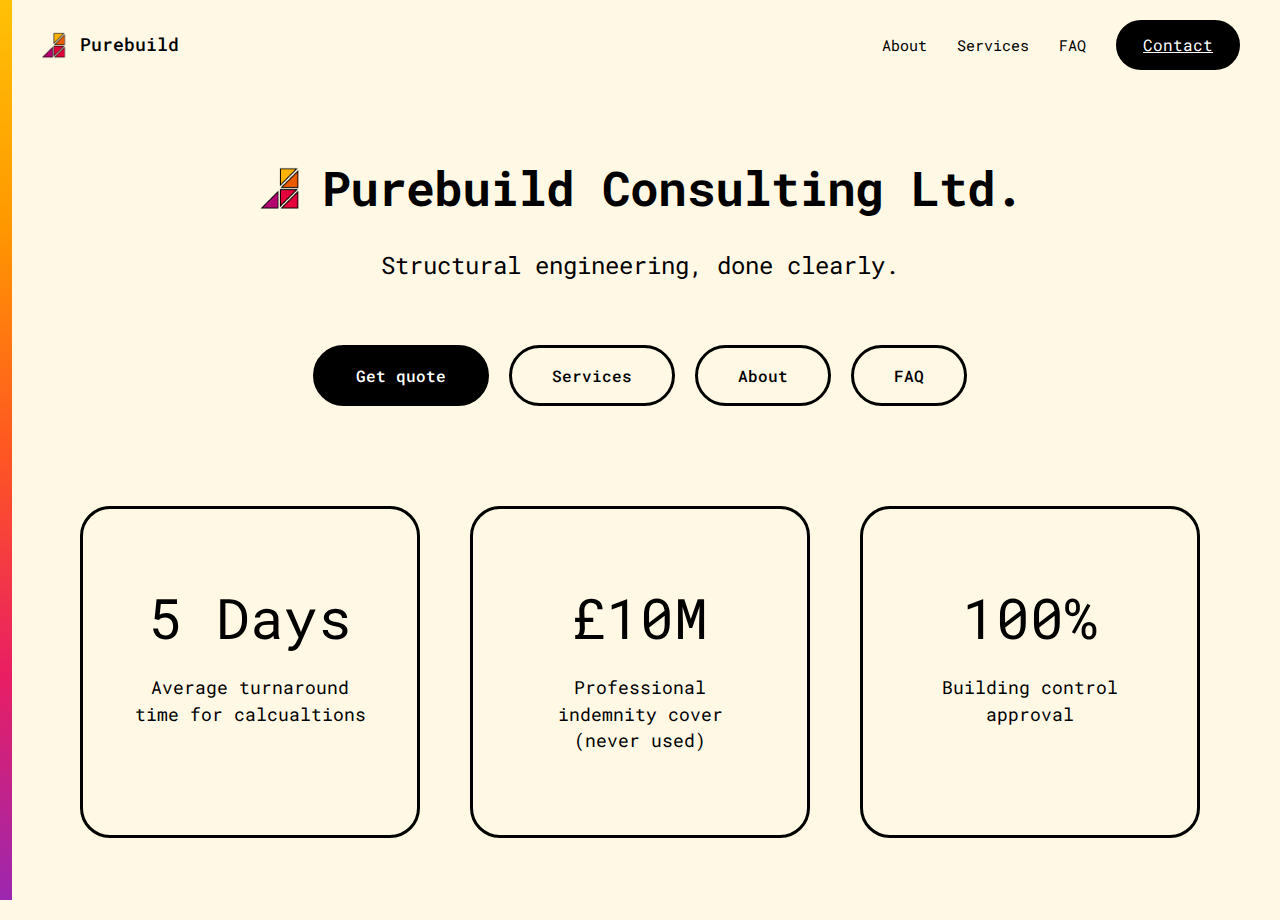
<file: index.html>
<!DOCTYPE html>
<html lang="en">
<head>
    <meta charset="UTF-8">
    <meta name="viewport" content="width=device-width, initial-scale=1.0">
    <title>Purebuild Consulting</title>
    <style>
        /* Import Roboto Mono */
        @import url('https://fonts.googleapis.com/css2?family=Roboto+Mono:wght@400;500;600;700&display=swap');

        /* Reset and Base Styles */
        * {
            margin: 0;
            padding: 0;
            box-sizing: border-box;
        }

        body {
            font-family: 'Roboto Mono', monospace;
            background: #fff8e5;
            color: #000;
            line-height: 1.6;
            position: relative;
        }

        /* Gradient Border on Left */
        body::before {
            content: '';
            position: fixed;
            left: 0;
            top: 0;
            bottom: 0;
            width: 12px;
            background: linear-gradient(180deg, 
                #ffc107 0%, 
                #ff9800 25%, 
                #ff5722 50%, 
                #e91e63 75%,
                #9c27b0 100%
            );
            z-index: 1000;
        }

        /* Header Navigation */
        .header {
            display: flex;
            justify-content: space-between;
            align-items: center;
            padding: 20px 40px;
            background: #fff8e5;
        }

        .brand {
            display: flex;
            align-items: center;
            gap: 10px;
            text-decoration: none;
            color: #000;
        }

        .brand-logo {
            width: 30px;
            height: 30px;
        }

        .brand-name {
            font-size: 1.1rem;
            font-weight: 500;
        }

        .nav {
            display: flex;
            gap: 30px;
            align-items: center;
        }

        .nav-link {
            text-decoration: none;
            color: #000;
            font-size: 0.95rem;
            transition: opacity 0.2s ease;
        }

        .nav-link:hover {
            opacity: 0.7;
        }

        .nav-cta {
            background: #000;
            color: #fff;
            padding: 10px 25px;
            border-radius: 50px;
            border: 2px solid #000;
            transition: all 0.2s ease;
        }

        .nav-cta:hover {
            background: #333;
            border-color: #333;
            opacity: 1;
        }

        /* Hero Section */
        .hero {
            min-height: calc(100vh - 70px);
            display: flex;
            flex-direction: column;
            justify-content: flex-start;
            align-items: center;
            padding: 60px 40px 60px 40px;
        }

        .hero-header {
            text-align: center;
            margin-bottom: 100px;
        }

        .logo-title {
            display: flex;
            align-items: center;
            justify-content: center;
            gap: 15px;
            margin-bottom: 20px;
        }

        .hero-logo {
            width: 50px;
            height: 50px;
        }

        h1 {
            font-size: 3rem;
            font-weight: 700;
            letter-spacing: -0.02em;
        }

        .tagline {
            font-size: 1.5rem;
            font-weight: 400;
            margin-bottom: 60px;
        }

        /* CTA Buttons */
        .cta-buttons {
            display: flex;
            gap: 20px;
            justify-content: center;
            flex-wrap: wrap;
        }

        .btn {
            padding: 15px 40px;
            font-size: 1rem;
            font-family: 'Roboto Mono', monospace;
            text-decoration: none;
            border-radius: 50px;
            font-weight: 500;
            transition: all 0.3s ease;
            display: inline-block;
        }

        .btn-primary {
            background: #000;
            color: #fff;
            border: 3px solid #000;
        }

        .btn-primary:hover {
            background: #333;
            border-color: #333;
            transform: translateY(-2px);
        }

        .btn-secondary {
            background: transparent;
            color: #000;
            border: 3px solid #000;
        }

        .btn-secondary:hover {
            background: #000;
            color: #fff;
            transform: translateY(-2px);
        }

        /* Trust Stats */
        .trust-stats {
            display: grid;
            grid-template-columns: repeat(3, 1fr);
            gap: 50px;
            max-width: 1400px;
            width: 100%;
            padding: 0 40px;
        }

        .stat-card {
            background: #fff8e5;
            border: 3px solid #000;
            border-radius: 30px;
            padding: 80px 50px;
            text-align: center;
            transition: transform 0.3s ease, box-shadow 0.3s ease;
        }

        .stat-card:hover {
            transform: translateY(-5px);
            box-shadow: 0 10px 30px rgba(0, 0, 0, 0.1);
        }

        .stat-number {
            font-size: 3.5rem;
            font-weight: 400;
            margin-bottom: 30px;
            line-height: 1;
        }

        .stat-label {
            font-size: 1.1rem;
            font-weight: 400;
            line-height: 1.5;
        }

        /* Responsive Design */
        @media (max-width: 1200px) {
            .trust-stats {
                gap: 40px;
                padding: 0 30px;
            }

            .stat-card {
                padding: 60px 40px;
            }

            h1 {
                font-size: 2.5rem;
            }

            .stat-number {
                font-size: 3rem;
            }
        }

        @media (max-width: 900px) {
            .nav {
                gap: 20px;
            }

            .nav-link {
                font-size: 0.9rem;
            }

            .trust-stats {
                grid-template-columns: 1fr;
                gap: 30px;
                max-width: 500px;
            }

            .hero {
                padding: 60px 30px 50px 30px;
            }

            .hero-header {
                margin-bottom: 80px;
            }
        }

        @media (max-width: 768px) {
            body::before {
                width: 8px;
            }

            .header {
                padding: 15px 20px;
            }

            .nav {
                display: none;
            }

            .hero {
                padding: 50px 20px 40px 20px;
            }

            .hero-header {
                margin-bottom: 60px;
            }

            h1 {
                font-size: 2rem;
            }

            .tagline {
                font-size: 1.2rem;
                margin-bottom: 50px;
            }

            .hero-logo {
                width: 40px;
                height: 40px;
            }

            .cta-buttons {
                gap: 15px;
                width: 100%;
            }

            .btn {
                padding: 14px 35px;
                font-size: 0.95rem;
            }

            .trust-stats {
                gap: 25px;
                padding: 0 20px;
            }

            .stat-card {
                padding: 50px 35px;
                border-radius: 25px;
            }

            .stat-number {
                font-size: 2.5rem;
                margin-bottom: 20px;
            }

            .stat-label {
                font-size: 1rem;
            }
        }

        @media (max-width: 480px) {
            h1 {
                font-size: 1.6rem;
            }

            .logo-title {
                flex-direction: column;
                gap: 10px;
            }

            .tagline {
                font-size: 1.1rem;
            }

            .cta-buttons {
                flex-direction: column;
            }

            .btn {
                width: 100%;
            }

            .stat-number {
                font-size: 2.2rem;
            }

            .stat-card {
                padding: 40px 30px;
            }
        }
    </style>
</head>
<body>
    <!-- Header Navigation -->
    <header class="header">
        <a href="index.html" class="brand">
            <img src="Logo.png" alt="Purebuild Logo" class="brand-logo">
            <span class="brand-name">Purebuild</span>
        </a>
        <nav class="nav">
            <a href="about.html" class="nav-link">About</a>
            <a href="services.html" class="nav-link">Services</a>
            <a href="faq.html" class="nav-link">FAQ</a>
            <a href="contact.html" class="nav-cta">Contact</a>
        </nav>
    </header>

    <section class="hero">
        <div class="hero-header">
            <div class="logo-title">
                <img src="Logo.png" alt="Purebuild Logo" class="hero-logo">
                <h1>Purebuild Consulting Ltd.</h1>
            </div>
            <p class="tagline">Structural engineering, done clearly.</p>
            <div class="cta-buttons">
                <a href="contact.html" class="btn btn-primary">Get quote</a>
                <a href="services.html" class="btn btn-secondary">Services</a>
                <a href="about.html" class="btn btn-secondary">About</a>
                <a href="faq.html" class="btn btn-secondary">FAQ</a>
            </div>
        </div>

        <div class="trust-stats">
            <div class="stat-card">
                <div class="stat-number">5 Days</div>
                <div class="stat-label">Average turnaround time for calcualtions</div>
            </div>
            <div class="stat-card">
                <div class="stat-number">£10M</div>
                <div class="stat-label">Professional indemnity cover (never used)</div>
            </div>
            <div class="stat-card">
                <div class="stat-number">100%</div>
                <div class="stat-label">Building control approval</div>
            </div>
        </div>
    </section>
</body>
</html>
</file>
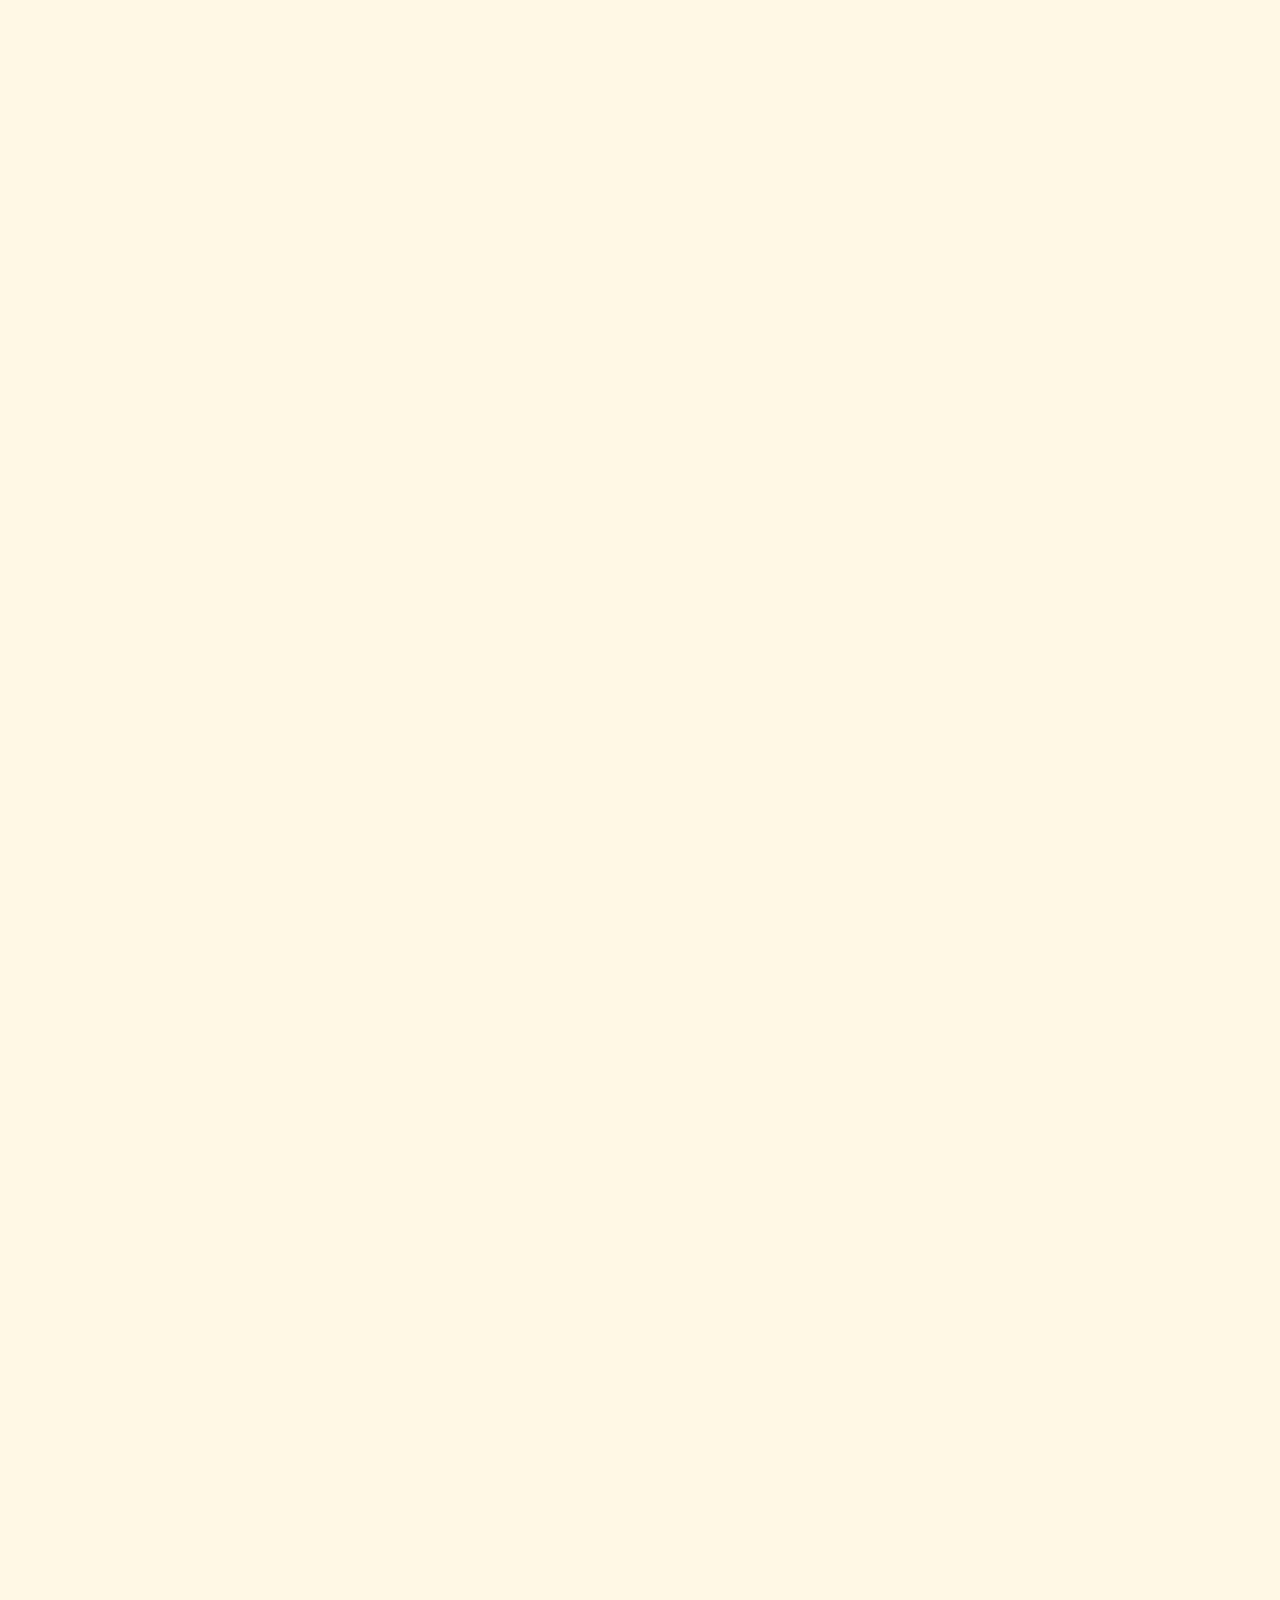
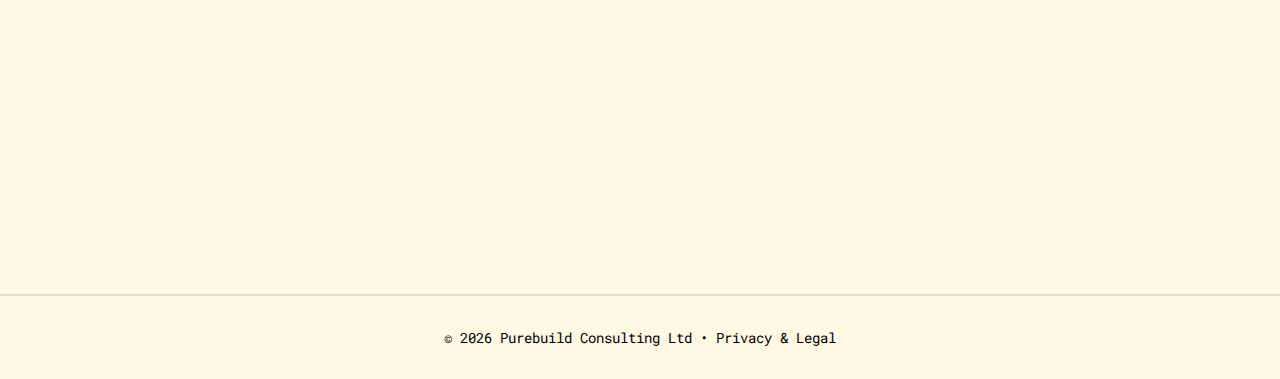
<file: about.html>
<!doctype html>
<html lang="en">
<head>
  <meta charset="utf-8" />
  <meta name="viewport" content="width=device-width, initial-scale=1" />
  <title>About • Purebuild Consulting</title>
  <meta name="description" content="About Purebuild Consulting – residential structural engineering in London." />
  
  <style>
    /* Import Roboto Mono */
    @import url('https://fonts.googleapis.com/css2?family=Roboto+Mono:wght@400;500;600;700&display=swap');

    /* Animations */
    @keyframes blockAppear {
      from {
        opacity: 0;
        transform: scaleY(0);
        transform-origin: top;
      }
      to {
        opacity: 1;
        transform: scaleY(1);
      }
    }

    @keyframes fadeIn {
      from {
        opacity: 0;
        transform: translateY(20px);
      }
      to {
        opacity: 1;
        transform: translateY(0);
      }
    }

    /* Animation timing classes */
    .header {
      opacity: 0;
      animation: fadeIn 0.8s ease-out 1.0s forwards;
    }

    .page-title {
      opacity: 0;
      animation: fadeIn 0.8s ease-out 1.3s forwards;
    }

    .intro-text {
      opacity: 0;
      animation: fadeIn 0.8s ease-out 1.6s forwards;
    }

    .content-section:nth-of-type(1) {
      opacity: 0;
      animation: fadeIn 0.8s ease-out 1.9s forwards;
    }

    .content-section:nth-of-type(2) {
      opacity: 0;
      animation: fadeIn 0.8s ease-out 2.5s forwards;
    }

    .content-section:nth-of-type(3) {
      opacity: 0;
      animation: fadeIn 0.8s ease-out 2.2s forwards;
    }

    .cta-section {
      opacity: 0;
      animation: fadeIn 0.8s ease-out 2.8s forwards;
    }

    /* Reset and Base Styles */
    * {
      margin: 0;
      padding: 0;
      box-sizing: border-box;
    }

    body {
      font-family: 'Roboto Mono', monospace;
      background: #fff8e5;
      color: #000;
      line-height: 1.6;
      position: relative;
      overflow-x: hidden;
    }

    /* Color blocks on left side */
    .color-block {
      position: fixed;
      left: 0;
      width: 12px;
      height: 25%;
      z-index: 1000;
      opacity: 0;
    }

    .color-block-1 {
      top: 0;
      background: #ffb200;
      animation: blockAppear 0.3s ease-out 0s forwards;
    }

    .color-block-2 {
      top: 25%;
      background: #eb5b00;
      animation: blockAppear 0.3s ease-out 0.3s forwards;
    }

    .color-block-3 {
      top: 50%;
      background: #e4003a;
      animation: blockAppear 0.3s ease-out 0.3s forwards;
    }

    .color-block-4 {
      top: 75%;
      background: #b60071;
      animation: blockAppear 0.3s ease-out 0s forwards;
    }

    /* Header Navigation */
    .header {
      display: flex;
      justify-content: space-between;
      align-items: center;
      padding: 20px 40px;
      background: #fff8e5;
    }

    .brand {
      display: flex;
      align-items: center;
      gap: 10px;
      text-decoration: none;
      color: #000;
    }

    .brand-logo {
      width: 30px;
      height: 30px;
    }

    .brand-name {
      font-size: 1.1rem;
      font-weight: 500;
    }

    .nav {
      display: flex;
      gap: 30px;
      align-items: center;
    }

    .nav-link {
      text-decoration: none;
      color: #000;
      font-size: 0.95rem;
      transition: opacity 0.2s ease;
    }

    .nav-link:hover {
      opacity: 0.7;
    }

    .nav-cta {
      background: #000;
      color: #fff;
      padding: 10px 25px;
      border-radius: 50px;
      border: 2px solid #000;
      transition: all 0.2s ease;
    }

    .nav-cta:hover {
      background: #333;
      border-color: #333;
      opacity: 1;
    }

    /* Main Content */
    .page {
      max-width: 900px;
      margin: 0 auto;
      padding: 60px 40px 100px;
    }

    .page-title {
      font-size: 3rem;
      font-weight: 700;
      margin-bottom: 40px;
      text-align: center;
      letter-spacing: -0.02em;
    }

    .intro-text {
      font-size: 1.3rem;
      line-height: 1.8;
      margin-bottom: 60px;
      text-align: center;
      color: #333;
    }

    .content-section {
      background: #fff8e5;
      border: 3px solid #000;
      border-radius: 30px;
      padding: 50px;
      margin-bottom: 30px;
      transition: transform 0.3s ease, box-shadow 0.3s ease;
    }

    .content-section:hover {
      transform: translateY(-3px);
      box-shadow: 0 10px 30px rgba(0, 0, 0, 0.1);
    }

    .content-section h2 {
      font-size: 1.8rem;
      font-weight: 600;
      margin-bottom: 25px;
      letter-spacing: -0.01em;
    }

    .content-section p {
      font-size: 1.05rem;
      line-height: 1.8;
      margin-bottom: 20px;
    }

    .content-section p:last-child {
      margin-bottom: 0;
    }

    .list {
      list-style: none;
      padding: 0;
      margin: 20px 0;
    }

    .list li {
      font-size: 1.05rem;
      line-height: 1.8;
      margin-bottom: 15px;
      padding-left: 30px;
      position: relative;
    }

    .list li:before {
      content: "→";
      position: absolute;
      left: 0;
      font-weight: 700;
      color: #000;
    }

    /* CTA Section */
    .cta-section {
      text-align: center;
      margin-top: 60px;
    }

    .btn {
      padding: 18px 50px;
      font-size: 1.1rem;
      font-family: 'Roboto Mono', monospace;
      text-decoration: none;
      border-radius: 50px;
      font-weight: 500;
      transition: all 0.3s ease;
      display: inline-block;
      background: #000;
      color: #fff;
      border: 3px solid #000;
    }

    .btn:hover {
      background: #333;
      border-color: #333;
      transform: translateY(-2px);
      box-shadow: 0 8px 20px rgba(0, 0, 0, 0.15);
    }

    /* Footer */
    .site-foot {
      text-align: center;
      padding: 30px 20px;
      background: #fff8e5;
      font-size: 0.9rem;
      border-top: 2px solid rgba(0, 0, 0, 0.1);
    }

    .site-foot a {
      color: #000;
      text-decoration: none;
      transition: opacity 0.2s ease;
    }

    .site-foot a:hover {
      opacity: 0.7;
    }

    /* Responsive Design */
    @media (max-width: 900px) {
      .nav {
        gap: 20px;
      }

      .nav-link {
        font-size: 0.9rem;
      }
    }

    @media (max-width: 768px) {
      .color-block {
        width: 8px;
      }

      .header {
        padding: 15px 20px;
      }

      .nav {
        display: none;
      }

      .page {
        padding: 40px 20px 80px;
      }

      .page-title {
        font-size: 2rem;
        margin-bottom: 30px;
      }

      .intro-text {
        font-size: 1.1rem;
        margin-bottom: 40px;
      }

      .content-section {
        padding: 35px 25px;
        border-radius: 25px;
      }

      .content-section h2 {
        font-size: 1.5rem;
        margin-bottom: 20px;
      }

      .content-section p,
      .list li {
        font-size: 1rem;
      }

      .btn {
        padding: 15px 40px;
        font-size: 1rem;
      }
    }

    @media (max-width: 480px) {
      .page-title {
        font-size: 1.6rem;
      }

      .intro-text {
        font-size: 1rem;
      }

      .content-section {
        padding: 30px 20px;
      }

      .content-section h2 {
        font-size: 1.3rem;
      }
    }
  </style>
</head>

<body>
  <!-- Color blocks on left side -->
  <div class="color-block color-block-1"></div>
  <div class="color-block color-block-2"></div>
  <div class="color-block color-block-3"></div>
  <div class="color-block color-block-4"></div>

  <!-- Header Navigation -->
  <header class="header">
    <a href="index.html" class="brand">
      <img src="Logo.png" alt="Purebuild Logo" class="brand-logo">
      <span class="brand-name">Purebuild</span>
    </a>
    <nav class="nav">
      <a href="about.html" class="nav-link">About</a>
      <a href="services.html" class="nav-link">Services</a>
      <a href="faq.html" class="nav-link">FAQ</a>
      <a href="contact.html" class="nav-cta">Contact</a>
    </nav>
  </header>

  <main class="page">
    <h1 class="page-title">About Purebuild</h1>
    
    <p class="intro-text">
      Independent structural engineering for residential projects in London. Clear communication, efficient design, practical solutions.
    </p>

    <div class="content-section">
      <h2>What we do</h2>
      <p>Purebuild Consulting specializes in small to medium residential projects across London – extensions, loft conversions, structural openings, garden rooms, and remedial works.</p>
      <p>We focus on homeowner projects where clear communication and practical solutions matter most. No corporate overhead, no unnecessary complexity.</p>
    </div>

    <div class="content-section">
      <h2>How we work</h2>
      <p>Our approach is straightforward: understand your project, explain your options clearly, design efficiently, and deliver documentation that both you and your builder can actually use.</p>
      <p>You'll get calculations that satisfy Building Control, sketches that make sense, and direct access to an engineer who knows your project.</p>
    </div>

    <div class="content-section">
      <h2>Why use a structural engineer?</h2>
      <ul class="list">
        <li>Safety and Building Regulations compliance from the start</li>
        <li>Right-sized solutions – no over-specifying, no unnecessary cost</li>
        <li>Clear calculations and construction details your builder can work from</li>
        <li>Peace of mind that your home's structure is properly designed</li>
        <li>Professional indemnity insurance for your protection</li>
      </ul>
    </div>

    <div class="cta-section">
      <a class="btn" href="contact.html">Get a quote</a>
    </div>
  </main>

  <footer class="site-foot">
    <p>© <span id="year"></span> Purebuild Consulting Ltd • <a href="privacy.html">Privacy & Legal</a></p>
  </footer>

  <script>
    document.getElementById('year').textContent = new Date().getFullYear();
  </script>
</body>
</html>
</file>
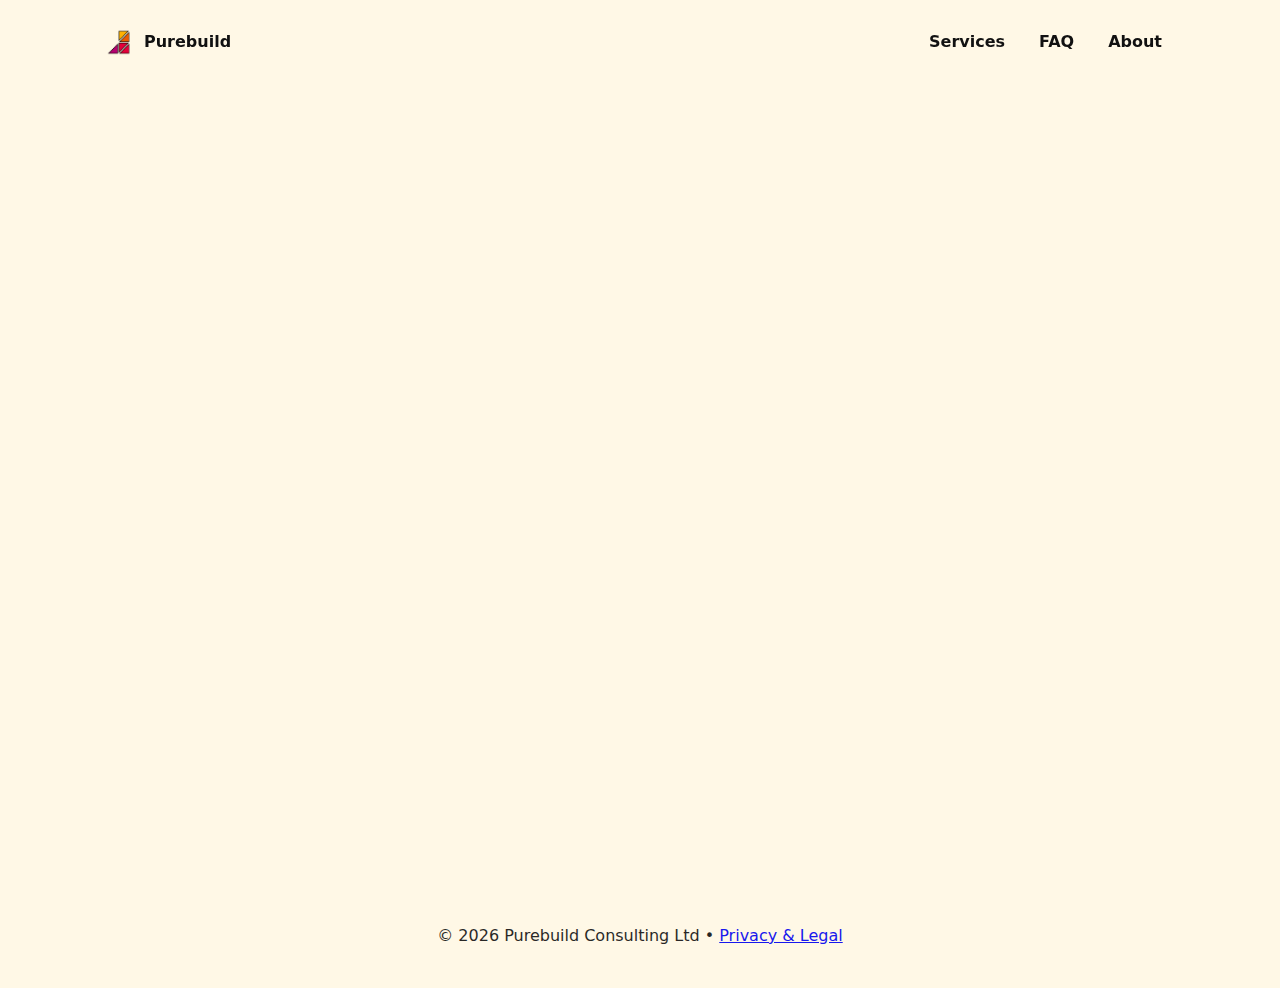
<file: contact.html>
<!doctype html>
<html lang="en">
<head>
  <meta charset="utf-8" />
  <meta name="viewport" content="width=device-width, initial-scale=1" />
  <title>Contact — Purebuild Consulting</title>
  <meta name="description" content="Get a quote for residential structural engineering." />
  <link rel="stylesheet" href="styles.css?v=rev7" />
</head>
<body class="inner">
  <header class="topnav">
    <a class="brand" href="index.html"><img src="Logo.png" class="logo" alt="" /><span>Purebuild</span></a>
    <nav>
      <a class="navlink" href="services.html">Services</a>
      <a class="navlink" href="faq.html">FAQ</a>
      <a class="navlink" href="about.html">About</a>
    </nav>
  </header>

  <main class="page">
    <h1>Contact</h1>
    <p>Email: <a href="mailto:hello@yourdomain.com">hello@yourdomain.com</a></p>

    <h2 id="quote">Request a quote</h2>
    <form class="form" method="GET" action="mailto:hello@yourdomain.com">
      <label>
        Your name
        <input type="text" name="name" required />
      </label>
      <label>
        Email
        <input type="email" name="email" required />
      </label>
      <label>
        Project type
        <select name="type" required>
          <option value="beam">Beam / wall removal</option>
          <option value="extension">Extension</option>
          <option value="loft">Loft conversion</option>
          <option value="report">Site visit / report</option>
          <option value="other">Other</option>
        </select>
      </label>
      <label>
        Message
        <textarea name="message" rows="6" placeholder="Tell me briefly about the property and what you’d like to do." required></textarea>
      </label>
      <button class="btn" type="submit">Send</button>
    </form>
  </main>

  <footer class="site-foot">
    <p>© <span id="year"></span> Purebuild Consulting Ltd • <a href="privacy.html">Privacy & Legal</a></p>
  </footer>
  <script>document.getElementById('year').textContent = new Date().getFullYear();</script>
</body>
</html>
</file>
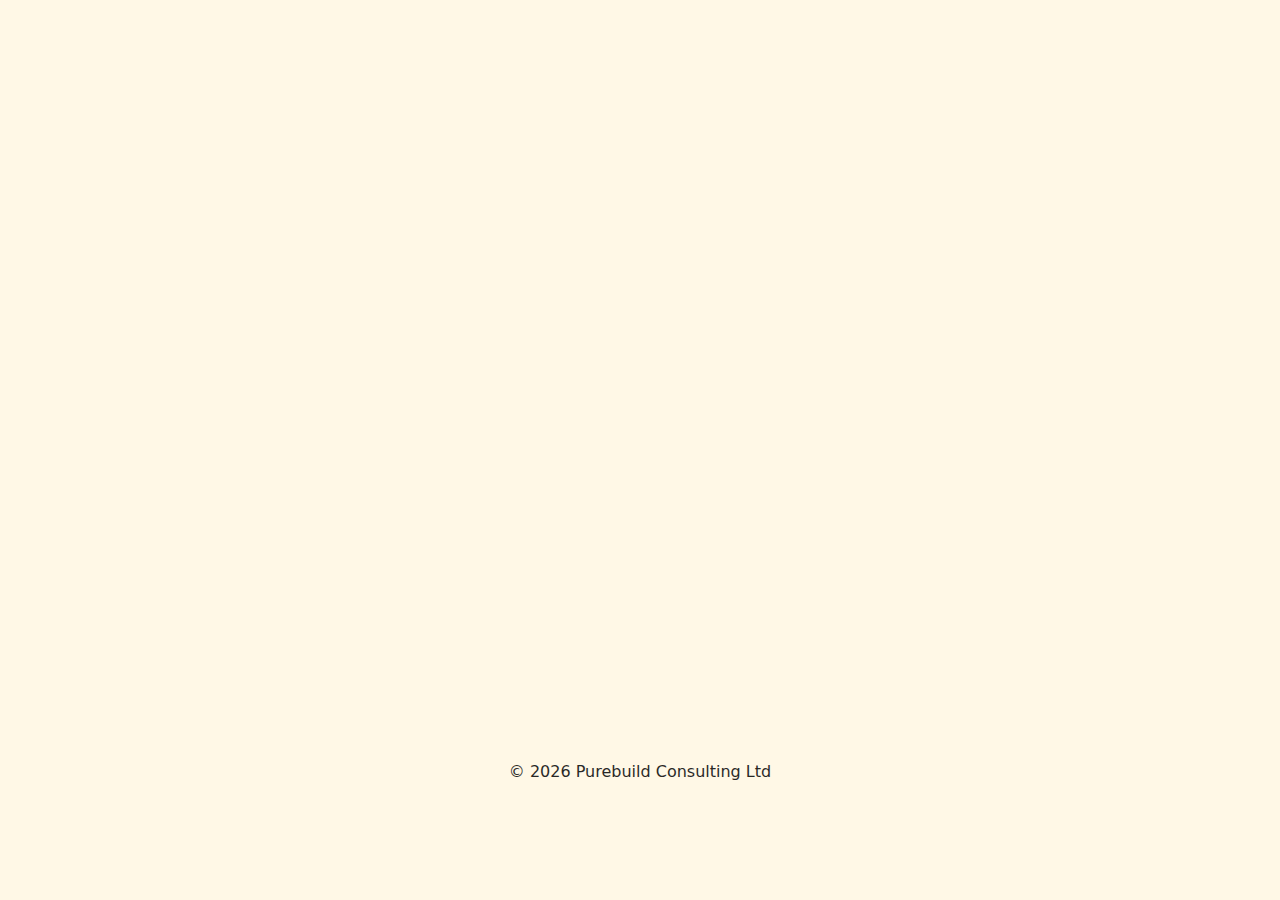
<file: faq.html>
<!doctype html>
<html lang="en">
<head>
  <meta charset="utf-8" />
  <meta name="viewport" content="width=device-width, initial-scale=1" />
  <title>FAQ — Purebuild Consulting</title>
  <meta name="description" content="Common questions about working with a structural engineer." />
  <link rel="stylesheet" href="styles.css?v=rev6" />
</head>
<body>
  <main class="page">
    <h1>FAQ</h1>

    <details open>
      <summary>Do I need an architect or a structural engineer first?</summary>
      <p>If you already know the layout you want (e.g., remove a wall, add a dormer), a structural engineer can advise what’s feasible and design the members. For larger schemes, an architect plus engineer is ideal.</p>
    </details>

    <details>
      <summary>How long does it take?</summary>
      <p>Typical small jobs (single beam) are turned around quickly once we have the info we need. Extensions/lofts take longer depending on complexity and survey information.</p>
    </details>

    <details>
      <summary>What will I receive?</summary>
      <p>A concise set of calculations and sketches that satisfy Building Control and clearly guide your builder.</p>
    </details>

    <details>
      <summary>What areas do you cover?</summary>
      <p>London and nearby areas. Remote/desk-based work available if you can provide sufficient information.</p>
    </details>

    <p><a class="btn" href="contact.html">Contact me</a></p>
  </main>

  <footer class="site-foot">
    <p>© <span id="year"></span> Purebuild Consulting Ltd</p>
  </footer>

  <script>
    document.getElementById('year').textContent = new Date().getFullYear();
  </script>
</body>
</html>
</file>
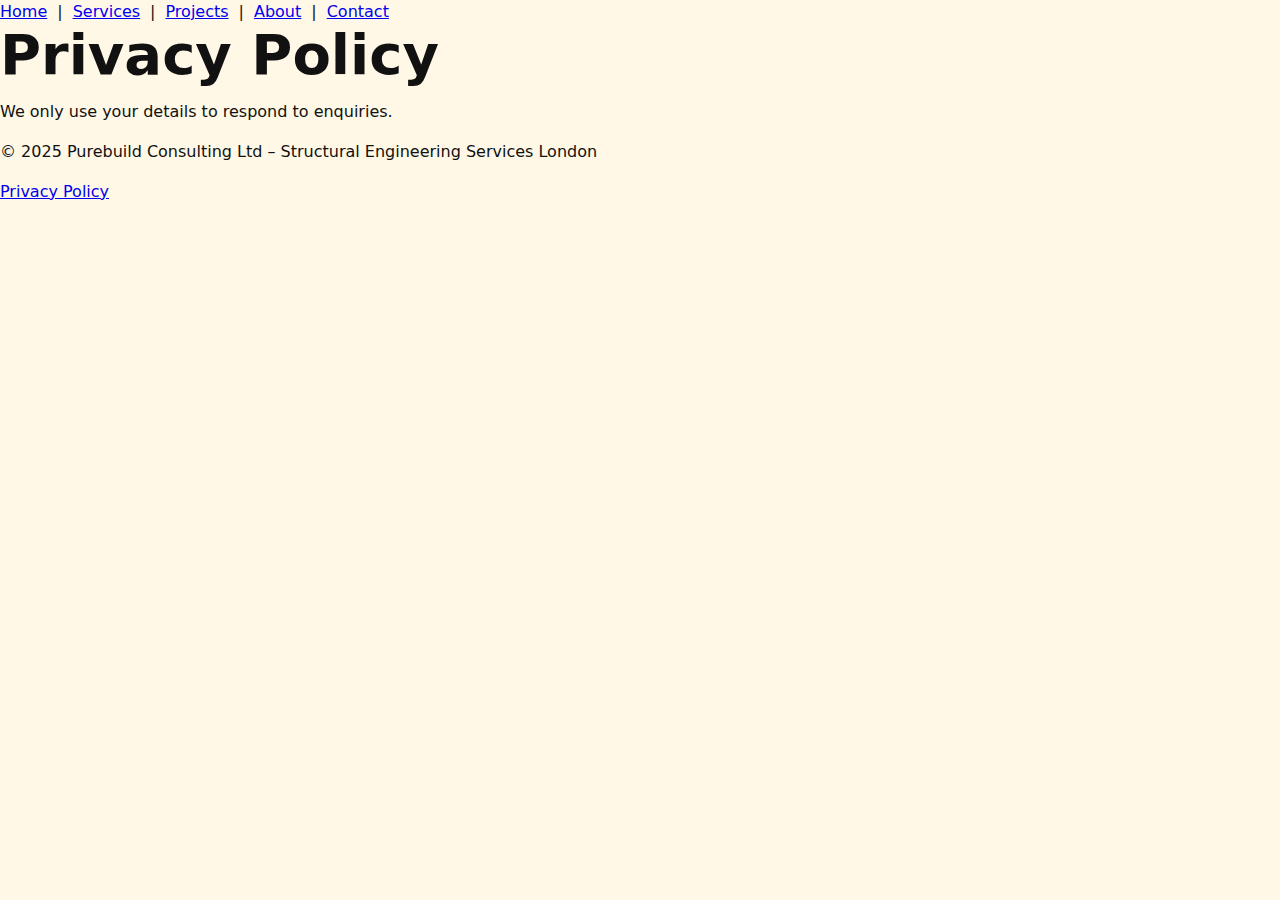
<file: privacy.html>
<!doctype html>
<html lang="en-GB">
<head>
  <meta charset="utf-8">
  <meta name="viewport" content="width=device-width, initial-scale=1">
  <title>Privacy Policy – Purebuild Consulting</title>
  <meta name="description" content="Privacy">
  <link rel="stylesheet" href="styles.css">
</head>
<body>
<header><nav>
<a href="index.html">Home</a> |
<a href="services.html">Services</a> |
<a href="projects.html">Projects</a> |
<a href="about.html">About</a> |
<a href="contact.html">Contact</a>
</nav></header>
<main>
<h1>Privacy Policy</h1><p>We only use your details to respond to enquiries.</p>
</main>
<footer>
<p>© 2025 Purebuild Consulting Ltd – Structural Engineering Services London</p>
<p><a href="privacy.html">Privacy Policy</a></p>
</footer>
</body>
</html>
</file>
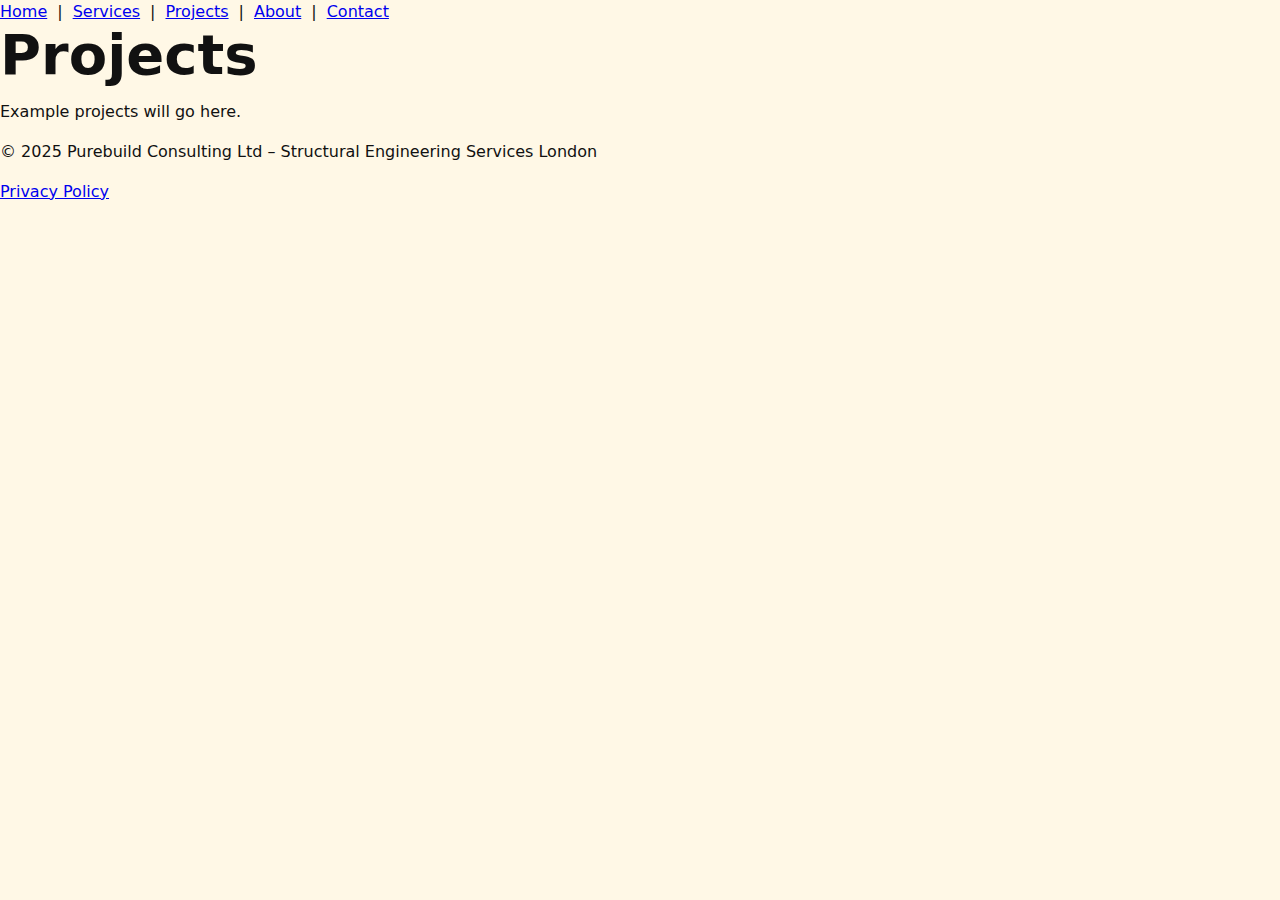
<file: projects.html>
<!doctype html>
<html lang="en-GB">
<head>
  <meta charset="utf-8">
  <meta name="viewport" content="width=device-width, initial-scale=1">
  <title>Projects – Purebuild Consulting</title>
  <meta name="description" content="Example projects">
  <link rel="stylesheet" href="styles.css">
</head>
<body>
<header><nav>
<a href="index.html">Home</a> |
<a href="services.html">Services</a> |
<a href="projects.html">Projects</a> |
<a href="about.html">About</a> |
<a href="contact.html">Contact</a>
</nav></header>
<main>
<h1>Projects</h1><p>Example projects will go here.</p>
</main>
<footer>
<p>© 2025 Purebuild Consulting Ltd – Structural Engineering Services London</p>
<p><a href="privacy.html">Privacy Policy</a></p>
</footer>
</body>
</html>
</file>
<file: styles.css>
/* Google Font */
@import url('https://fonts.googleapis.com/css2?family=Roboto+Mono:wght@400;600;700&display=swap');

/* --- Brand colours --- */
:root{
  --white:    #ffffff;   /* overlay pure white */
  --offwhite: #fff8e6;   /* subtle warm base */
  --yellow:   #fdb913;
  --orange:   #f36f21;
  --red:      #ed1c24;
  --purple:   #9e005d;

  /* timings */
  --wash-duration: 2s;   /* layer A rise */
  --warm-shift:    0.8s; /* layer B fade-in */
  --final-fade:    1.2s; /* layer C fade-in */
  --text-delay:    2s;   /* content appears */
  --overlay-fade:  2s;   /* white overlay fades */
}

/* Reset & base */
* { box-sizing: border-box; margin: 0; }
html, body { height: 100%; }
body{
  background: var(--offwhite);
  color:#111;
  font:16px/1.5 system-ui,-apple-system,Segoe UI,Roboto,Arial,sans-serif;
  overflow-x:hidden;
  position:relative;
}

/* ================== GRADIENT LAYERS ================== */
.layer-a, .layer-b, .layer-c{
  position: fixed; inset: auto 0 0 0;
  height: 0%;
  pointer-events: none;
  z-index: -1;
}
.layer-a{
  background: linear-gradient(to bottom, var(--offwhite) 0%, var(--yellow) 50%, var(--orange) 100%);
  animation: rise var(--wash-duration) ease-out forwards;
}
.layer-b{
  background: linear-gradient(to bottom, var(--yellow) 0%, var(--orange) 50%, var(--red) 100%);
  opacity: 0;
  animation:
    fillUp var(--wash-duration) ease-out forwards,
    fadeIn var(--warm-shift) ease-in forwards var(--wash-duration);
}
.layer-c{
  background: linear-gradient(to bottom, var(--red) 0%, var(--red) 25%, var(--purple) 100%);
  opacity: 0;
  animation:
    fillUp var(--wash-duration) ease-out forwards,
    fadeIn var(--final-fade) ease-in forwards calc(var(--wash-duration) + var(--warm-shift));
}

/* White overlay to soften the initial wipe line */
.overlay-white{
  position: fixed; inset: 0;
  background: var(--white);
  animation: overlayFade var(--overlay-fade) ease-out forwards;
  pointer-events: none;
  z-index: 1;           /* was 9999 — now safely behind content */
}

/* Page/content */
.page{
  opacity:0;
  animation: textIn .8s ease forwards var(--text-delay);
  position: relative;
  z-index: 2;           /* ensure above overlay */
  max-width: 950px;
  margin: 0 auto;
  padding: 16vh 24px 12vh;
}

/* Top nav stays above everything */
.topnav{ z-index: 10000; }

/* Brand/logo — safe sizing if you add the image back later */
.logo{
  height:28px;
  width:auto;
  max-width:160px;      /* extra safety */
  display:block;
}


/* ================== LAYOUT & TYPO ================== */
.page{
  opacity:0;
  animation: textIn .8s ease forwards var(--text-delay);
  position: relative;
  max-width: 950px;
  margin: 0 auto;
  padding: 16vh 24px 12vh;
}
.inner .page{ padding: 18vh 24px 12vh; } /* push content below topnav on inner pages */

h1{ font-size: clamp(28px,5vw,56px); line-height:1.1; margin:0 0 14px; font-weight:800; }
h2{ font-size: clamp(20px,3vw,28px); margin: 26px 0 10px; }
p { margin: 0 0 16px; }
.list{ padding-left: 18px; }
.list li{ margin: 6px 0; }

/* ================== NAV ================== */
.topnav{
  position: fixed; top: 12px; left: 50%; transform: translateX(-50%);
  width: min(100%, 1100px);
  display: flex; align-items: center; justify-content: space-between;
  padding: 10px 16px;
  z-index: 10000;
  backdrop-filter: blur(6px);
}
.brand{ display:flex; align-items:center; gap:10px; text-decoration:none; color:#111; font-weight:800; }
.logo{ height:28px; width:auto; display:block; }
nav{ display:flex; align-items:center; gap:10px; flex-wrap:wrap; }
.navlink{ padding:8px 12px; border-radius:10px; text-decoration:none; color:#111; font-weight:600; }
.navlink:hover{ background: rgba(0,0,0,.06); }
.nav-cta{ padding:10px 14px; }

/* ================== HERO + BUTTONS ================== */
.hero{ text-align:left; }
.hero p { font-size: clamp(16px,2.3vw,22px); margin:0 0 20px; }
.btn-row{ display:flex; gap:10px; flex-wrap:wrap; }
.btn{
  display:inline-block; padding:12px 18px; border-radius:999px;
  background:#111; color:#fff; text-decoration:none; font-weight:700;
  box-shadow:0 6px 20px rgba(0,0,0,.15);
}
.btn-secondary{
  display:inline-block; padding:12px 18px; border-radius:999px;
  background: rgba(0,0,0,.08); color:#111; text-decoration:none; font-weight:700;
  border:1px solid rgba(0,0,0,.12);
}
.btn-secondary:hover{ background: rgba(0,0,0,.12); }

/* Services grid */
.services{
  display:grid; gap:14px; margin: 10px 0 24px;
  grid-template-columns: repeat(auto-fit, minmax(260px,1fr));
}
.services section{
  background: rgba(255,255,255,.7);
  border:1px solid rgba(0,0,0,.08);
  border-radius:18px; padding:16px;
  box-shadow: 0 8px 24px rgba(0,0,0,.08);
}

/* FAQ details */
details{ background: rgba(255,255,255,.7); border:1px solid rgba(0,0,0,.08); border-radius:14px; padding:14px 16px; margin:10px 0; }
details > summary{ cursor:pointer; font-weight:700; margin:0 0 6px; }

/* Contact form */
.form{ display:grid; gap:12px; max-width: 680px; }
.form label{ display:grid; gap:6px; font-weight:600; }
.form input, .form select, .form textarea{
  padding:12px 14px; border-radius:12px; border:1px solid rgba(0,0,0,.18);
  background: rgba(255,255,255,.85); outline:none;
}
.form input:focus, .form select:focus, .form textarea:focus{ border-color:#111; }

/* Footer */
.site-foot{
  position: relative; z-index: 1;
  max-width: 950px; margin: 0 auto; padding: 24px;
  text-align:center; opacity:.9;
}

/* Revision label */
.revision{
  position: fixed; left:14px; bottom:10px;
  font-size:14px; color:#000; opacity:.85;
  z-index: 10000;
}

/* ================== KEYFRAMES ================== */
@keyframes rise   { from{height:0%} to{height:100%} }
@keyframes fillUp { from{height:0%} to{height:100%} }
@keyframes fadeIn { from{opacity:0} to{opacity:1} }
@keyframes overlayFade { from{opacity:1} to{opacity:0} }
@keyframes textIn { to{opacity:1} }

/* Accessibility: reduced motion shows final state immediately */
@media (prefers-reduced-motion: reduce){
  .layer-a, .layer-b, .layer-c{ height:100%; animation:none }
  .layer-a{ opacity:0 }
  .layer-b{ opacity:0 }
  .layer-c{ opacity:1 }
  .overlay-white{ animation:none; opacity:0 }
  .page{ opacity:1; animation:none }
}
</file>
